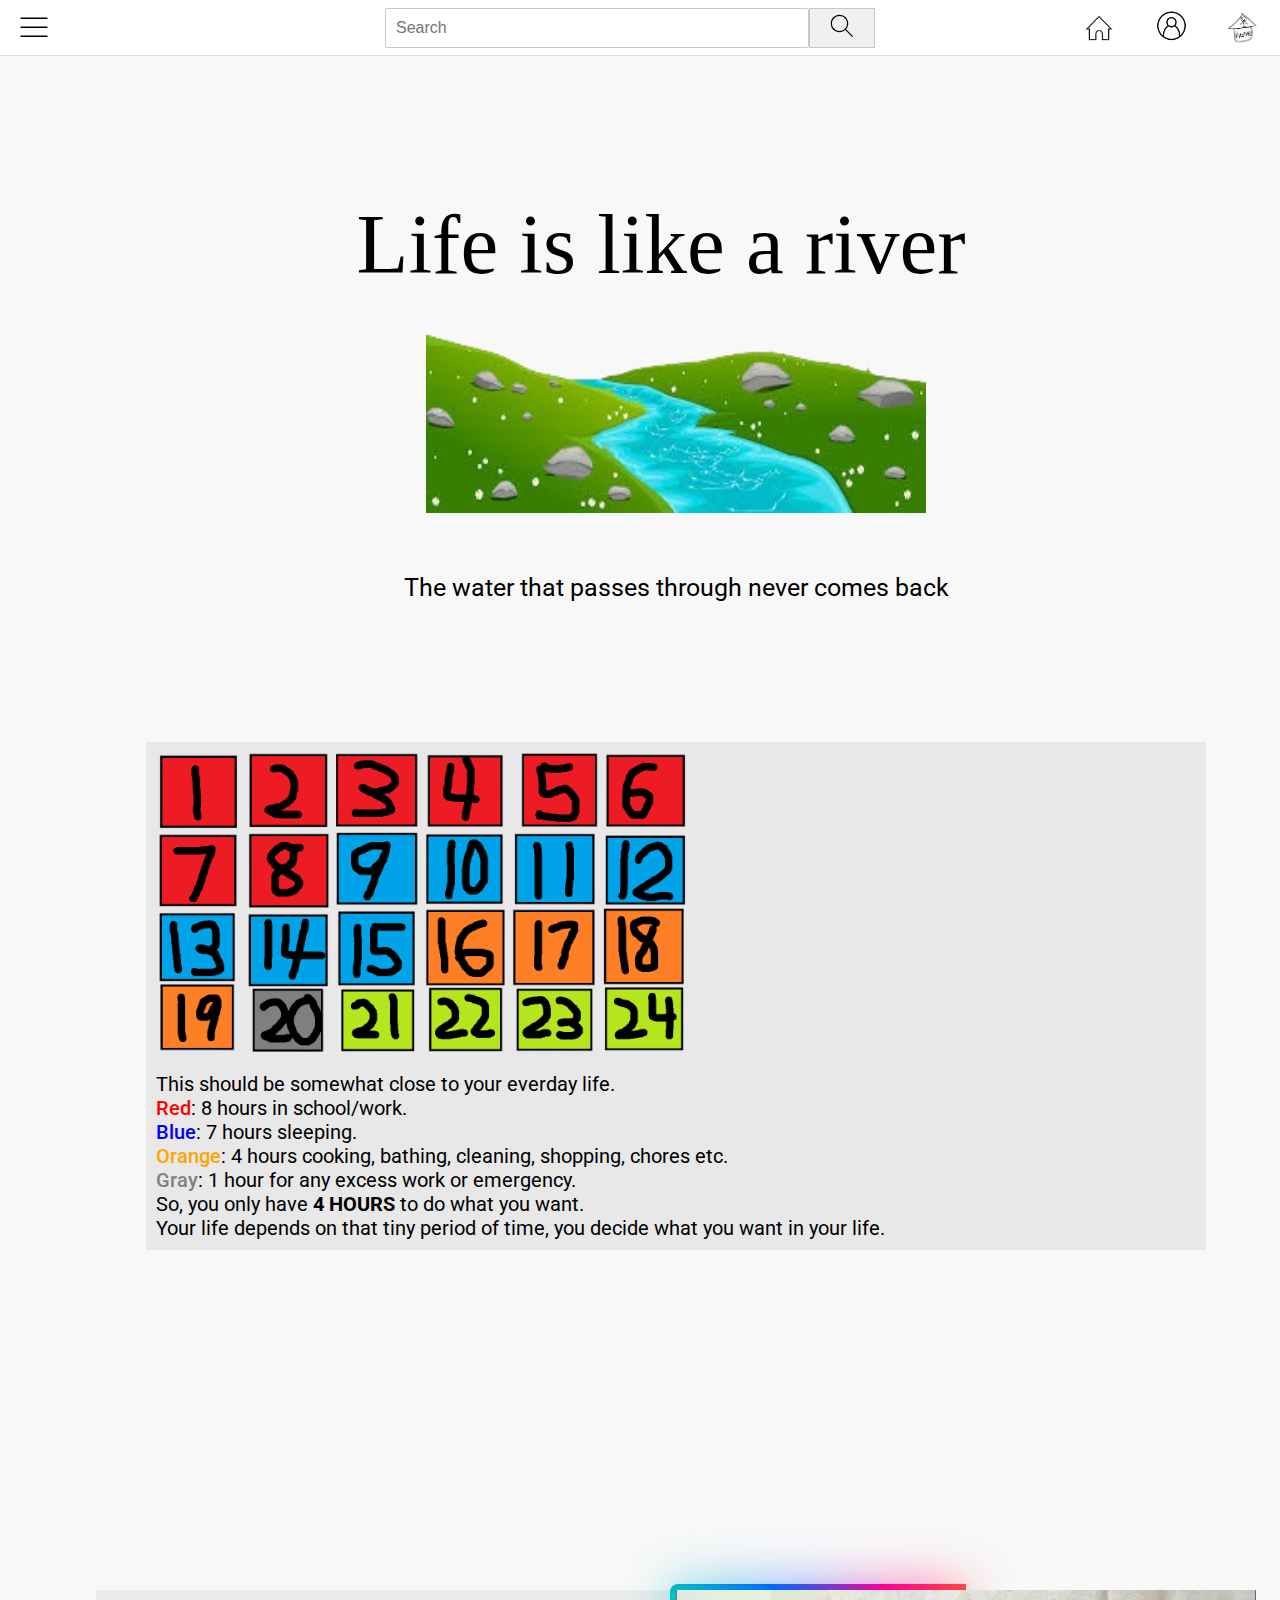
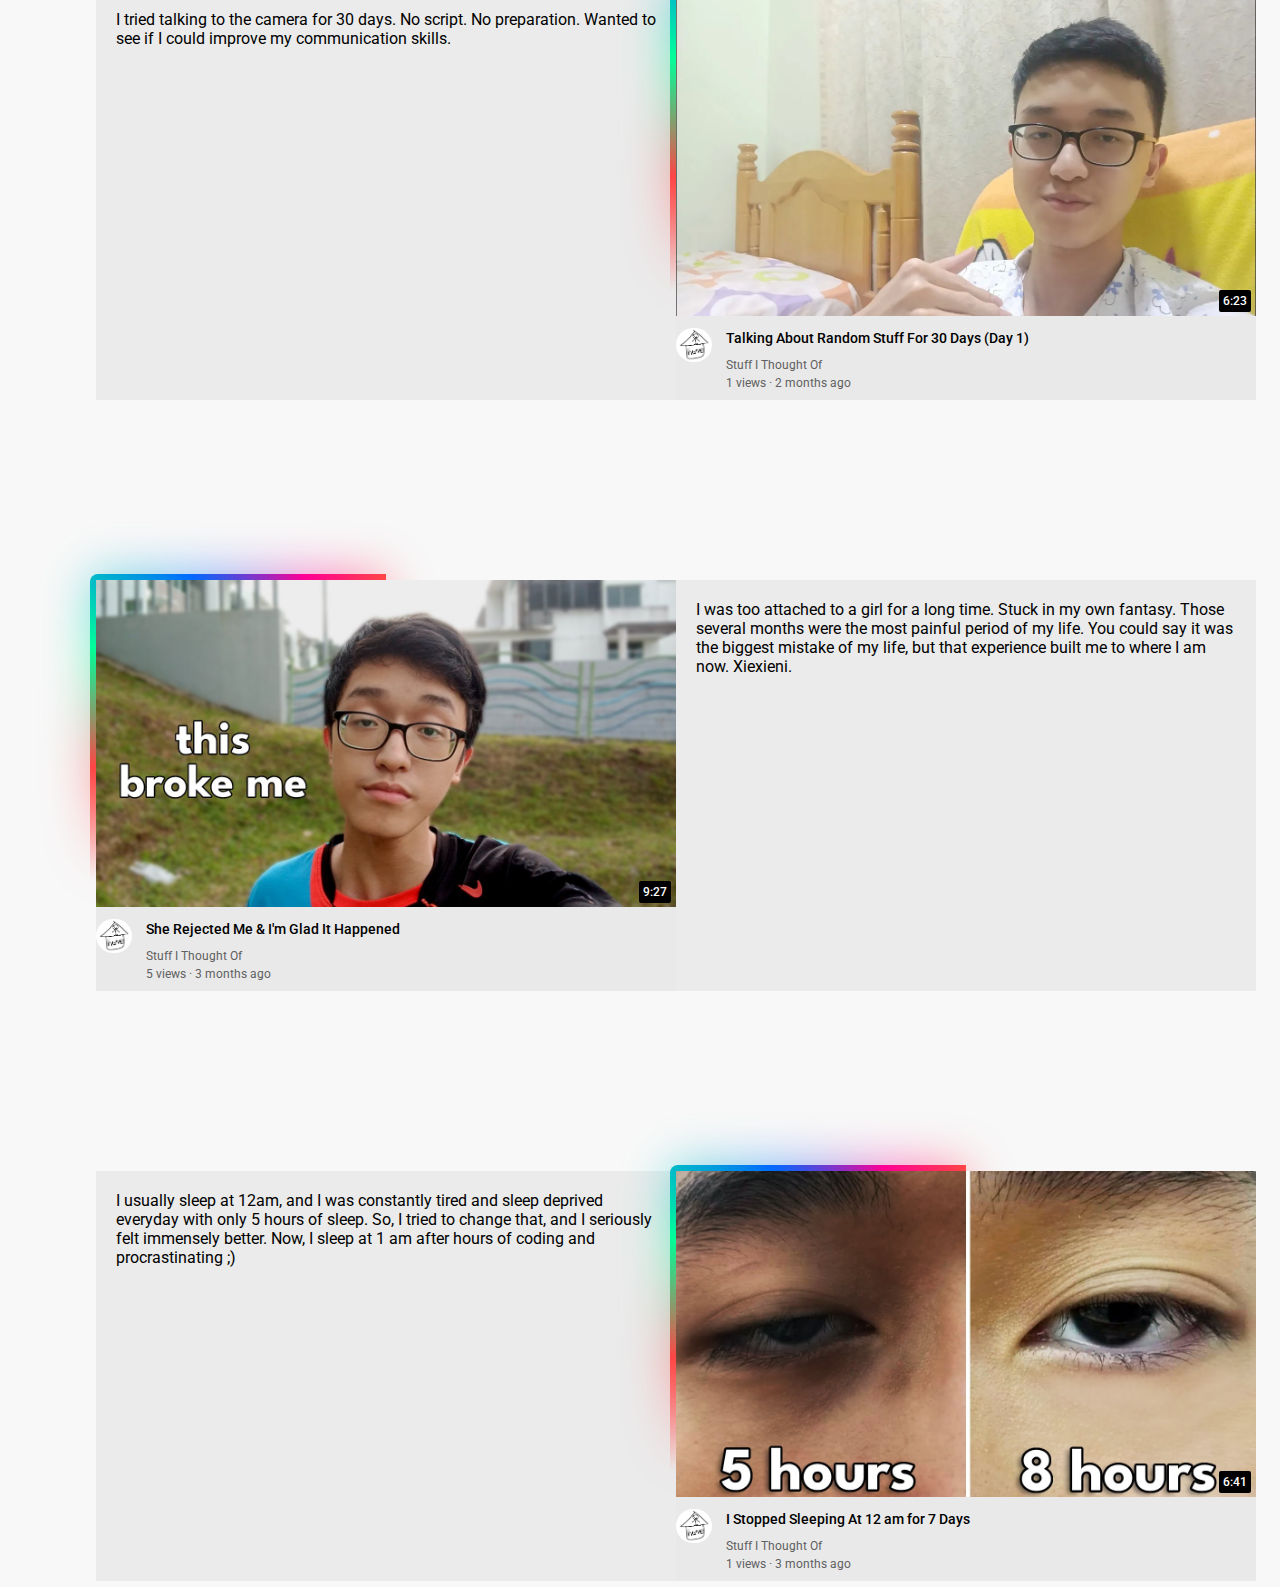
<file: index.html>
<!DOCTYPE html>
<html>
  <head>
    <title>Stuff I Thought Of</title>
    <link rel="preconnect" href="https://fonts.googleapis.com">
    <link rel="preconnect" href="https://fonts.gstatic.com" crossorigin>
    <link href="https://fonts.googleapis.com/css2?family=Edu+NSW+ACT+Cursive:wght@400..700&family=Roboto:wght@100..900&display=swap" rel="stylesheet">
    <link rel="stylesheet" href="styles/mainpage/general.css">
    <link rel="stylesheet" href="styles/mainpage/header.css">
    <link rel="stylesheet" href="styles/mainpage/sidebar.css">
    <link rel="stylesheet" href="styles/mainpage/mainpage.css">
  </head>
  <body>
    <div class="header">
      <div class="left-section">
        <img class="hamburger-menu" src="icons/hamburger-menu.svg">
      </div>
      <div class="middle-section">
        <input class="search-bar" type="text" placeholder="Search">
        <button class="search-button">
          <img class="search-icon" src="icons/search.svg">
        </button>
      </div>
      <div class="right-section">
        <div class="home-button">
          <img class="home-icon" src="icons/home.png">
          <div class="tooltip">Home (very useful)</div>
        </div>
        <div class="about-me-button">
          <a href="about-me.html">
            <img class="about-me-icon" src="icons/about-me.png">
          </a>
          <div class="tooltip">About me</div>
        </div>
        <div class="profile-picture">
          <img class="profile-picture" src="icons/channel-3.jpg">
        <div class="tooltip">go viral pls</div>
        </div>
      </div>
    </div>
    <div class="sidebar closed" id="sidebar">
      <div class="sidebar-link">
        <div class="connect-four-button">
          <a href="connect-four.html">
            <img class="connect-four-icon" src="icons/connect-four.png">
          </a>
          <div class="tooltip-2">Connect Four</div>
        </div>
      </div>
      <div class="sidebar-link">
        <div class="sum-67-button">
          <a href="sum-67.html">
            <img class="sum-67-icon" src="icons/67.png">
          </a>
          <div class="tooltip-2">Make sum = 67</div>
          </div>
      </div>
      <div class="sidebar-link">
        <div class="math-trivia-button">
          <a href="math-trivia.html">
            <img class="math-trivia-icon" src="icons/math-trivia.png">
          </a>
          <div class="tooltip-2">Test your brain cells</div>
        </div>
      </div>
      <div class="sidebar-link">
        <div class="grass-button">
          <a href="grass.html">
            <img class="grass-icon" src="icons/grass.png">
          </a>
          <div class="tooltip-2">Touch grass</div>
        </div>
      </div>
      <div class="sidebar-link">
        <div class="school-button">
          <a href="school.html">
            <img class="school-icon" src="icons/school.png">
          </a>
          <div class="tooltip-2">My thoughts</div>
        </div>
      </div>
    </div>
    <main>
      <div class="introduction">
        <div class="intro-text">
          Life is like a river
        </div>
        <div class="river-container">
          <img class="river" src="icons/river.png">
        </div>
        <div class="intro-text-2">
          The water that passes through never comes back
        </div>
      </div>
      <div class="schedule" id="trigger-element">
        <div class="timetable-container">
          <img class="timetable" src="icons/free-time-timetable.png">
        </div>
          <div class="explanation-1">
            <p>
              This should be somewhat close to your everday life.<br>
              <span class="red">Red</span>: 8 hours in school/work.<br>
              <span class="blue">Blue</span>: 7 hours sleeping.<br>
              <span class="orange">Orange</span>: 4 hours cooking, bathing, cleaning, shopping, chores etc.<br>
              <span class="gray">Gray</span>: 1 hour for any excess work or emergency.<br>
              So, you only have <strong>4 HOURS</strong> to do what you want.<br>
              Your life depends on that tiny period of time, you decide what you want in your life.
            </p>
          </div>
      </div>
      <div class="total-video-grid">
      <div class="video-grid">
        <div class="video-text">
          I tried talking to the camera for 30 days.
          No script. No preparation. Wanted to see if I could improve my communication skills.
        </div>
          <div class="video-preview">
              <div class="thumbnail-row">
            <a href="https://youtu.be/zBF4awzMI7Q" target="_blank">
              <img class="thumbnail" src="icons/thumbnail-1.webp">
            </a>
            <div class="video-time">6:23</div>
          </div>
          <div class="video-info-grid">
            <div class="channel-picture">
              <img class="profile-picture" src="icons/channel-3.jpg">
            </div>
            <div class="video-info">
              <p class="video-title">
                Talking About Random Stuff For 30 Days (Day 1)
              </p>
              <p class="video-author">
                Stuff I Thought Of
              </p>
              <p class="video-stats">
                1 views &#183; 2 months ago
              </p>
                </div>
              </div>
        </div>
      </div>
      <div class="video-grid">
           <div class="video-preview">
              <div class="thumbnail-row">
            <a href="https://youtu.be/4Giaf1kK628" target="_blank">
              <img class="thumbnail" src="icons/thumbnail-2.jpg">
            </a>
            <div class="video-time">9:27</div>
          </div>
          <div class="video-info-grid">
            <div class="channel-picture">
              <img class="profile-picture" src="icons/channel-3.jpg">
            </div>
            <div class="video-info">
              <p class="video-title">
                She Rejected Me & I&#39;m Glad It Happened
              </p>
              <p class="video-author">
                Stuff I Thought Of
              </p>
              <p class="video-stats">
                5 views &#183; 3 months ago
              </p>
               </div>
              </div>
          </div>
          <div class="video-text">
          I was too attached to a girl for a long time. Stuck in my own fantasy. Those several months were the most painful period of my life. You could say it was the biggest mistake of my life, but that experience built me to where I am now. Xiexieni.
        </div>
      </div>
      <div class="video-grid">
        <div class="video-text">
          I usually sleep at 12am, and I was constantly tired and sleep deprived everyday with only 5 hours of sleep.
          So, I tried to change that, and I seriously felt immensely better.
          Now, I sleep at 1 am after hours of coding and procrastinating ;&#41;
        </div>
          <div class="video-preview">
              <div class="thumbnail-row">
            <a href="https://youtu.be/Vmlv-8kMiIs" target="_blank">
              <img class="thumbnail" src="icons/thumbnail-3.jpg">
            </a>
            <div class="video-time">6:41</div>
          </div>
          <div class="video-info-grid">
            <div class="channel-picture">
              <img class="profile-picture" src="icons/channel-3.jpg">
            </div>
            <div class="video-info">
              <p class="video-title">
                I Stopped Sleeping At 12 am for 7 Days
              </p>
              <p class="video-author">
                Stuff I Thought Of
              </p>
              <p class="video-stats">
                1 views &#183; 3 months ago
              </p>
              </div>
             </div>
          </div>
      </div>
      </div>
    </main>
  </body>
  <script src="scripts/mainpage.js"></script>
</html>
</file>
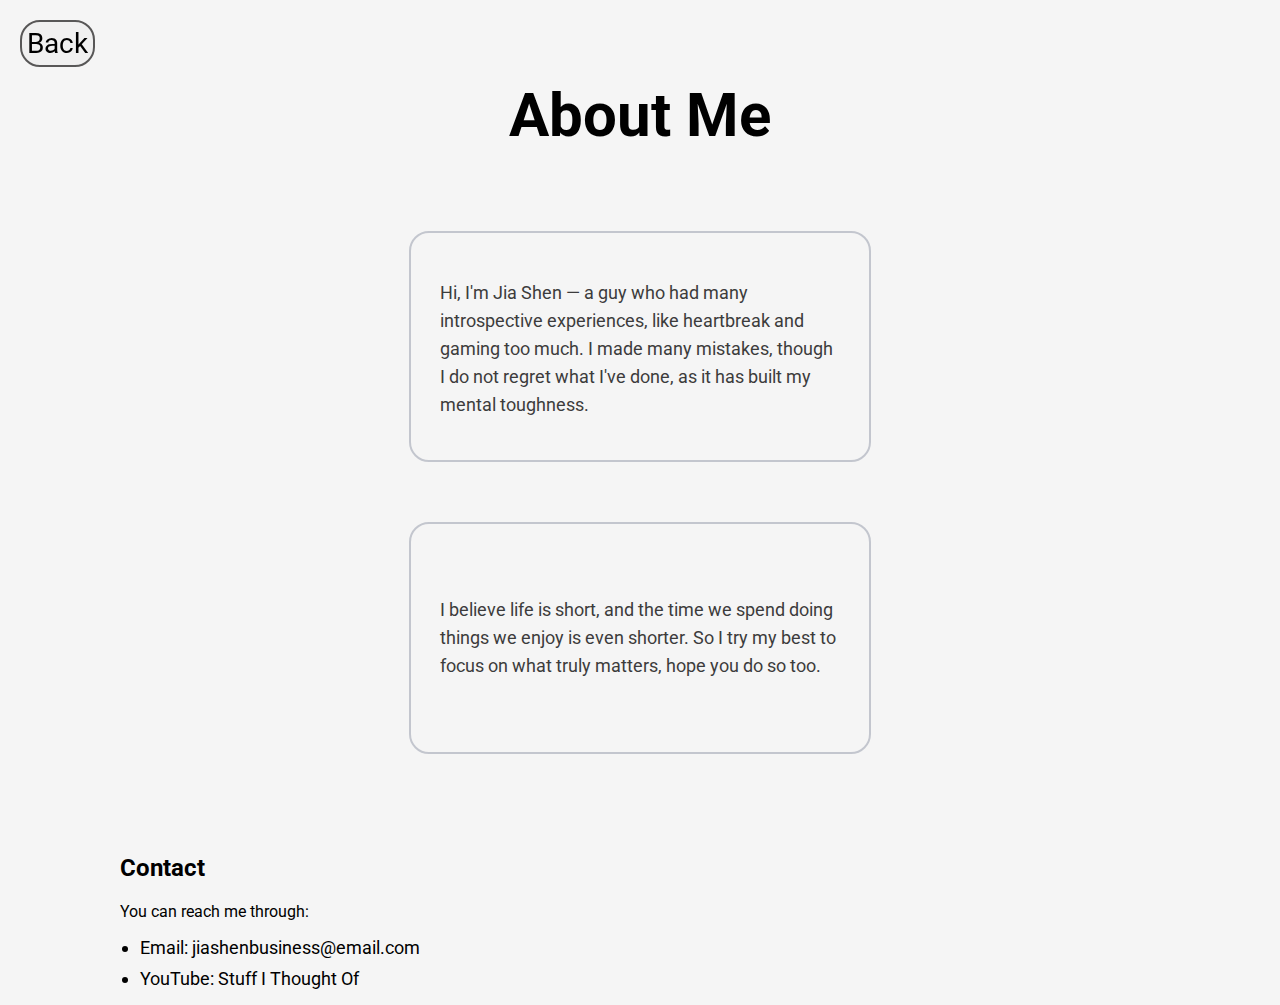
<file: about-me.html>
<!DOCTYPE html>
<html>
  <head>
    <title>About Me</title>
    <link rel="preconnect" href="https://fonts.googleapis.com">
    <link rel="preconnect" href="https://fonts.gstatic.com" crossorigin>
    <link href="https://fonts.googleapis.com/css2?family=Roboto:wght@100..900&display=swap" rel="stylesheet">
    <link rel="stylesheet" href="styles/about-me.css">
  </head>
  <body>
    <div class="back-button">
      <a style="color:black; 
      text-decoration: none;" href = "mainpage.html">
        Back
      </a>
    </div>
     <main class="about-container">
      <div class="bio-section">
        <h2 class="header">About Me</h2>
        <div class="intro-container">
          <div class="intro">
            <p>
            Hi, I'm Jia Shen — a guy who had many introspective experiences, like heartbreak and gaming too much. I made many mistakes, though I do not regret what I've done, as it has built my mental toughness.
            </p>
          </div>
          <div class="intro">
             <p>
              I believe life is short, and the time we spend doing things we enjoy is even shorter.
              So I try my best to focus on what truly matters, hope you do so too.
            </p>
          </div>
        </div>
        

       
      </div>

      <div class="contact-section">
        <h2>Contact</h2>
        <p>You can reach me through:</p>
        <ul>
          <li>Email: jiashenbusiness@email.com</li>
          <li>YouTube: Stuff I Thought Of</li>
        </ul>
      </div>
    </main>
  </body>
</html>
</file>
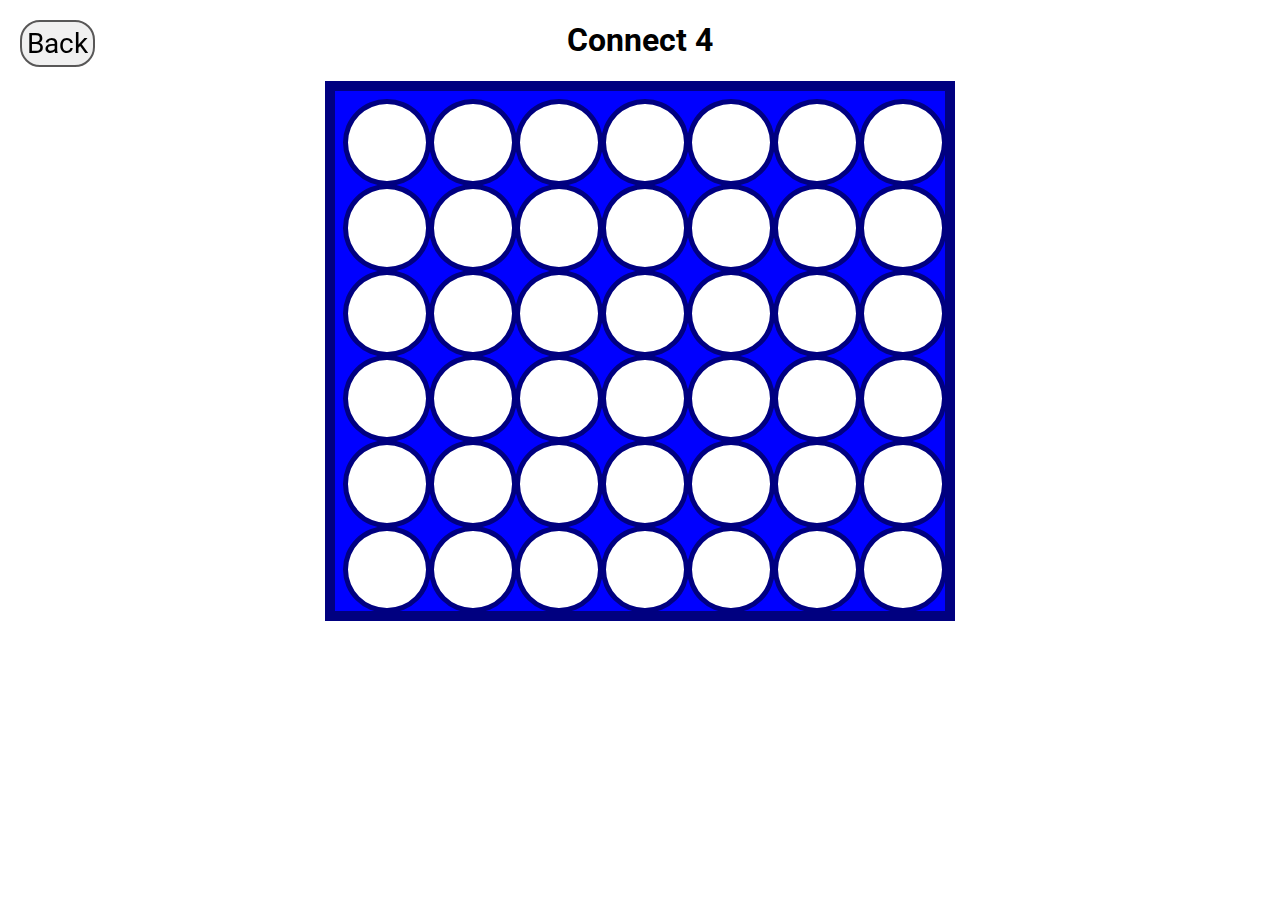
<file: connect-four.html>
<!DOCTYPE html>
<html>
<head>
    <meta charset="UTF-8">
    <meta http-equiv="X-UA-Compatible" content="IE=edge">
    <meta name="viewport" content="width=device-width, initial-scale=1.0, user-scalable=no">
    <title>Connect 4</title>
    <link rel="stylesheet" href="styles/connect4.css">
    <link rel="preconnect" href="https://fonts.googleapis.com">
    <link rel="preconnect" href="https://fonts.gstatic.com" crossorigin>
    <link href="https://fonts.googleapis.com/css2?family=Roboto:wght@100..900&display=swap" rel="stylesheet">
    <script src="scripts/connect4.js"></script>
</head>
<body>
    <h1>Connect 4</h1>
    <h2 id="winner"></h2>
    <div class="board-container">
        <div id="board"></div>
    </div>
    <div class="back-button">
      <a style="color:black; 
      text-decoration: none;" href = "index.html">
        Back
      </a>
    </div>
</body>

</html>
</file>
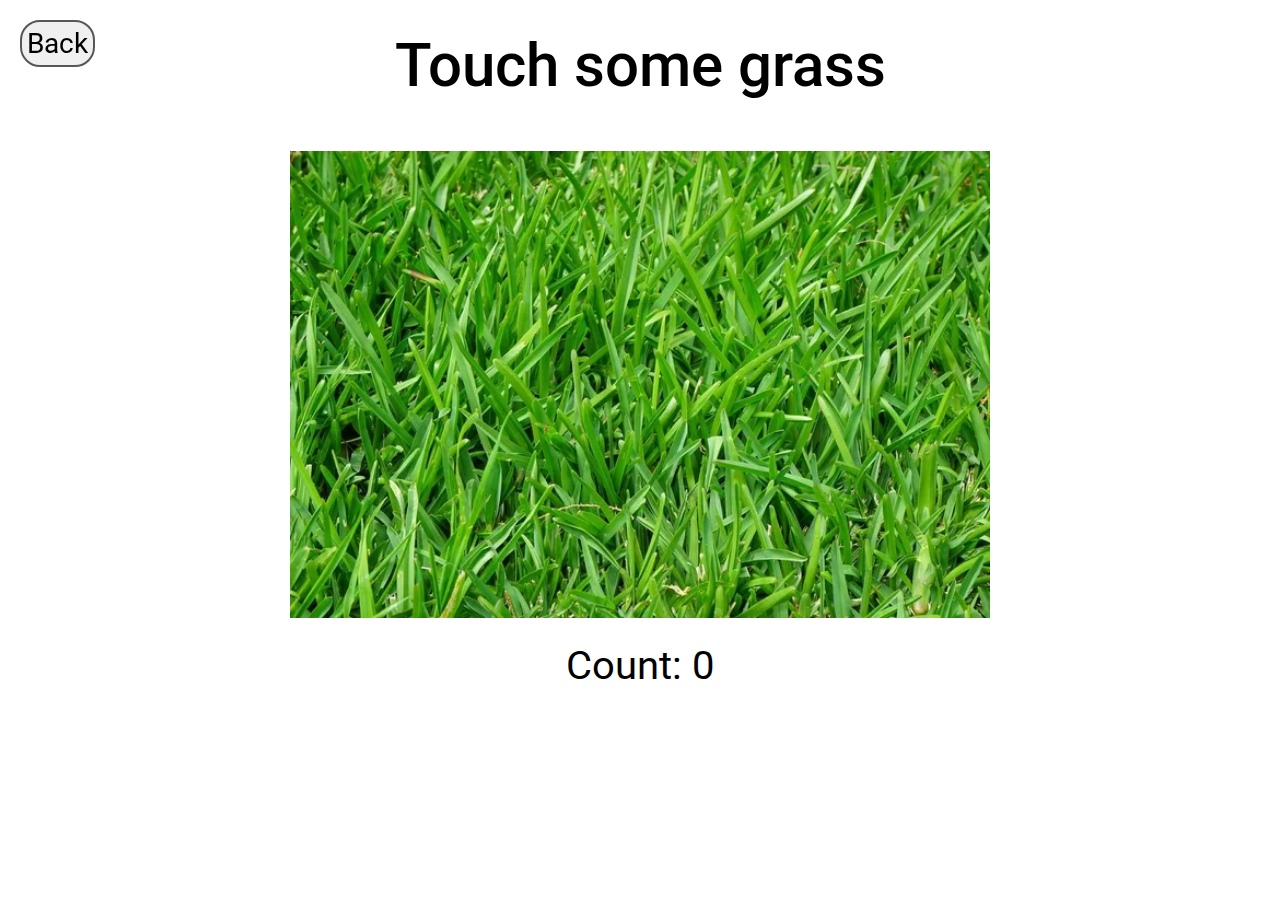
<file: grass.html>
<!DOCTYPE html>
<html>
  <head>
    <title>Grass</title>
    <link rel="preconnect" href="https://fonts.googleapis.com">
    <link rel="preconnect" href="https://fonts.gstatic.com" crossorigin>
    <link href="https://fonts.googleapis.com/css2?family=Roboto:wght@100..900&display=swap" rel="stylesheet">
    <link rel="stylesheet" href="styles/grass.css">
  </head>
  <body>
      <header class="header-text">
      Touch some grass
      </header>
      <main>
        <div class="back-button">
        <a style="color:black; 
        text-decoration: none;" href = "mainpage.html">
        Back
        </a>
        </div>
      <div class="touch-grass-container">
        <div class="grass-container">
        <img class="grass-icon" src="icons/grass-icon.webp">
      </div>
      <div class="count">
        Count: 0
      </div>
      </div>
    </main>
  </body>
  <script src="scripts/grass.js"></script>
</html>
</file>
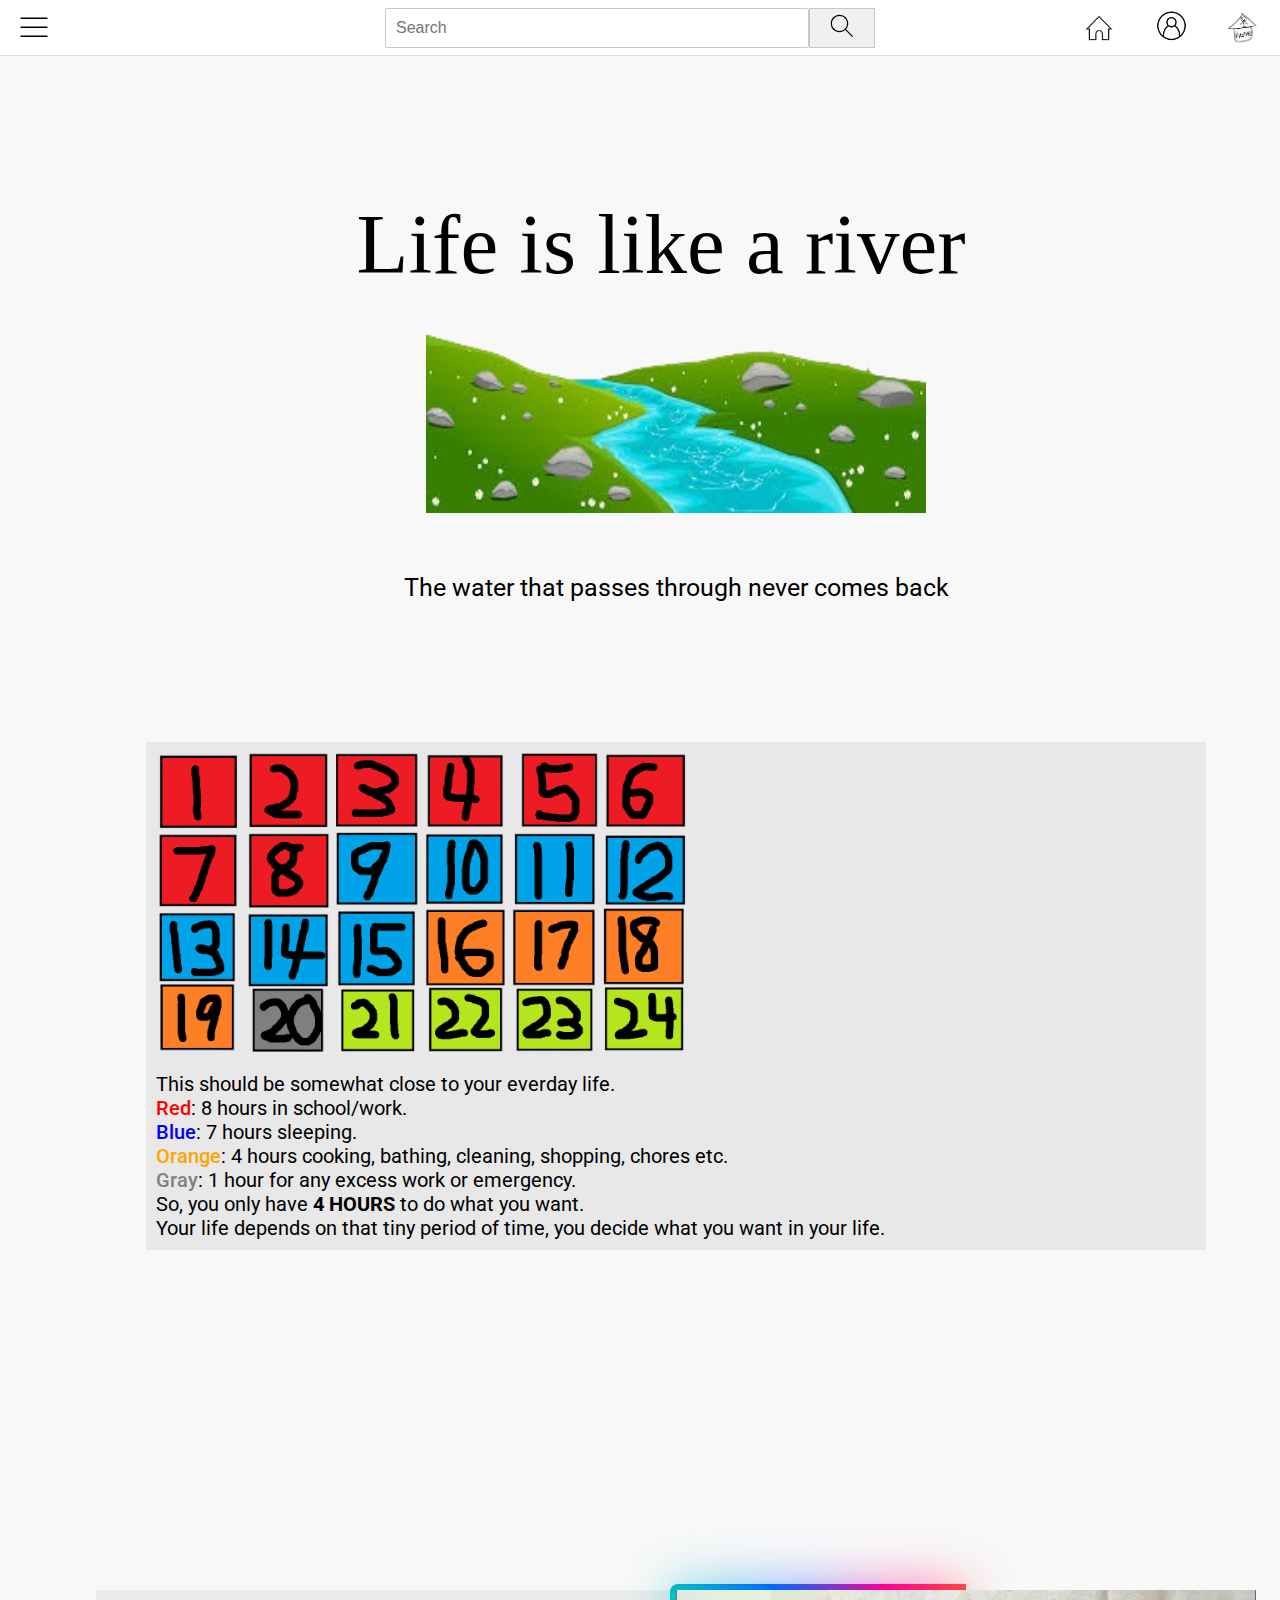
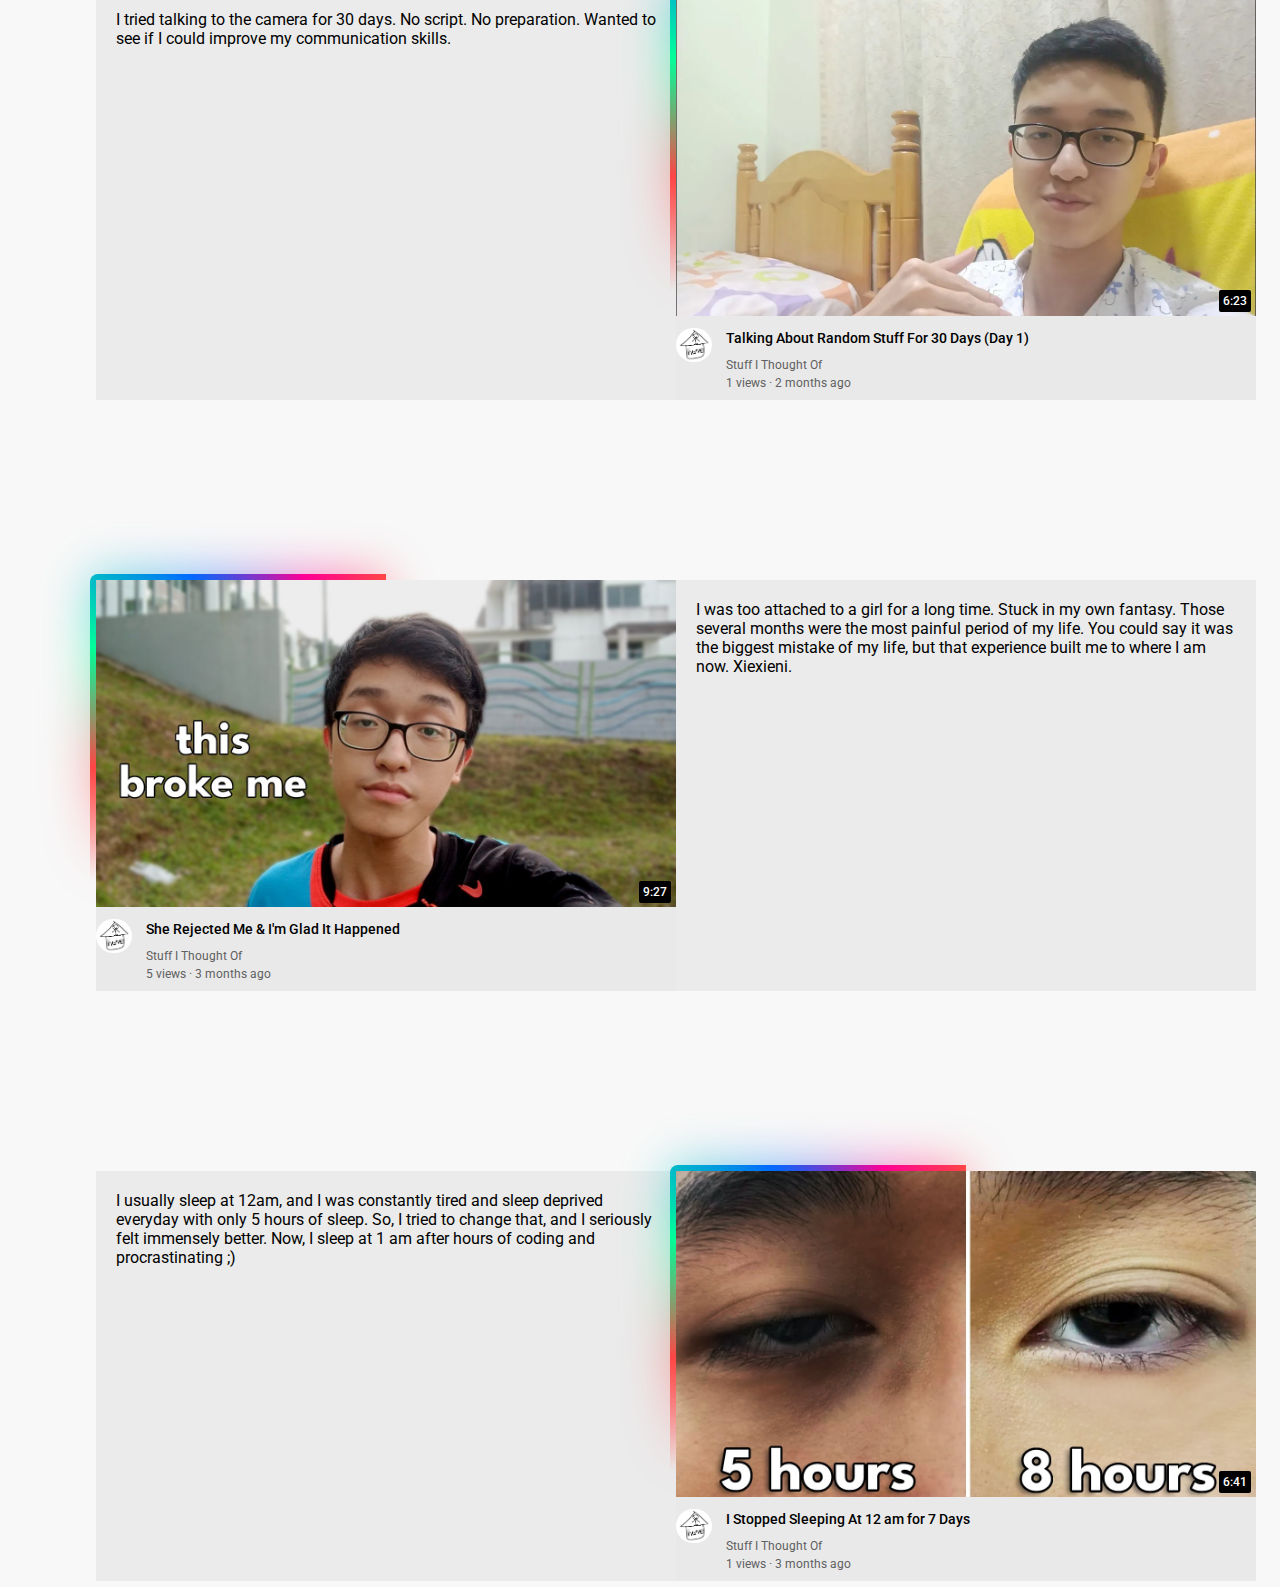
<file: mainpage.html>
<!DOCTYPE html>
<html>
  <head>
    <title>Stuff I Thought Of</title>
    <link rel="preconnect" href="https://fonts.googleapis.com">
    <link rel="preconnect" href="https://fonts.gstatic.com" crossorigin>
    <link href="https://fonts.googleapis.com/css2?family=Edu+NSW+ACT+Cursive:wght@400..700&family=Roboto:wght@100..900&display=swap" rel="stylesheet">
    <link rel="stylesheet" href="styles/mainpage/general.css">
    <link rel="stylesheet" href="styles/mainpage/header.css">
    <link rel="stylesheet" href="styles/mainpage/sidebar.css">
    <link rel="stylesheet" href="styles/mainpage/mainpage.css">
  </head>
  <body>
    <div class="header">
      <div class="left-section">
        <img class="hamburger-menu" src="icons/hamburger-menu.svg">
      </div>
      <div class="middle-section">
        <input class="search-bar" type="text" placeholder="Search">
        <button class="search-button">
          <img class="search-icon" src="icons/search.svg">
        </button>
      </div>
      <div class="right-section">
        <div class="home-button">
          <img class="home-icon" src="icons/home.png">
          <div class="tooltip">Home (very useful)</div>
        </div>
        <div class="about-me-button">
          <a href="about-me.html">
            <img class="about-me-icon" src="icons/about-me.png">
          </a>
          <div class="tooltip">About me</div>
        </div>
        <div class="profile-picture">
          <img class="profile-picture" src="icons/channel-3.jpg">
        <div class="tooltip">go viral pls</div>
        </div>
      </div>
    </div>
    <div class="sidebar closed" id="sidebar">
      <div class="sidebar-link">
        <div class="connect-four-button">
          <a href="connect-four.html">
            <img class="connect-four-icon" src="icons/connect-four.png">
          </a>
          <div class="tooltip-2">Connect Four</div>
        </div>
      </div>
      <div class="sidebar-link">
        <div class="sum-67-button">
          <a href="sum-67.html">
            <img class="sum-67-icon" src="icons/67.png">
          </a>
          <div class="tooltip-2">Make sum = 67</div>
          </div>
      </div>
      <div class="sidebar-link">
        <div class="math-trivia-button">
          <a href="math-trivia.html">
            <img class="math-trivia-icon" src="icons/math-trivia.png">
          </a>
          <div class="tooltip-2">Test your brain cells</div>
        </div>
      </div>
      <div class="sidebar-link">
        <div class="grass-button">
          <a href="grass.html">
            <img class="grass-icon" src="icons/grass.png">
          </a>
          <div class="tooltip-2">Touch grass</div>
        </div>
      </div>
      <div class="sidebar-link">
        <div class="school-button">
          <a href="school.html">
            <img class="school-icon" src="icons/school.png">
          </a>
          <div class="tooltip-2">My thoughts</div>
        </div>
      </div>
    </div>
    <main>
      <div class="introduction">
        <div class="intro-text">
          Life is like a river
        </div>
        <div class="river-container">
          <img class="river" src="icons/river.png">
        </div>
        <div class="intro-text-2">
          The water that passes through never comes back
        </div>
      </div>
      <div class="schedule" id="trigger-element">
        <div class="timetable-container">
          <img class="timetable" src="icons/free-time-timetable.png">
        </div>
          <div class="explanation-1">
            <p>
              This should be somewhat close to your everday life.<br>
              <span class="red">Red</span>: 8 hours in school/work.<br>
              <span class="blue">Blue</span>: 7 hours sleeping.<br>
              <span class="orange">Orange</span>: 4 hours cooking, bathing, cleaning, shopping, chores etc.<br>
              <span class="gray">Gray</span>: 1 hour for any excess work or emergency.<br>
              So, you only have <strong>4 HOURS</strong> to do what you want.<br>
              Your life depends on that tiny period of time, you decide what you want in your life.
            </p>
          </div>
      </div>
      <div class="total-video-grid">
      <div class="video-grid">
        <div class="video-text">
          I tried talking to the camera for 30 days.
          No script. No preparation. Wanted to see if I could improve my communication skills.
        </div>
          <div class="video-preview">
              <div class="thumbnail-row">
            <a href="https://youtu.be/zBF4awzMI7Q" target="_blank">
              <img class="thumbnail" src="icons/thumbnail-1.webp">
            </a>
            <div class="video-time">6:23</div>
          </div>
          <div class="video-info-grid">
            <div class="channel-picture">
              <img class="profile-picture" src="icons/channel-3.jpg">
            </div>
            <div class="video-info">
              <p class="video-title">
                Talking About Random Stuff For 30 Days (Day 1)
              </p>
              <p class="video-author">
                Stuff I Thought Of
              </p>
              <p class="video-stats">
                1 views &#183; 2 months ago
              </p>
                </div>
              </div>
        </div>
      </div>
      <div class="video-grid">
           <div class="video-preview">
              <div class="thumbnail-row">
            <a href="https://youtu.be/4Giaf1kK628" target="_blank">
              <img class="thumbnail" src="icons/thumbnail-2.jpg">
            </a>
            <div class="video-time">9:27</div>
          </div>
          <div class="video-info-grid">
            <div class="channel-picture">
              <img class="profile-picture" src="icons/channel-3.jpg">
            </div>
            <div class="video-info">
              <p class="video-title">
                She Rejected Me & I&#39;m Glad It Happened
              </p>
              <p class="video-author">
                Stuff I Thought Of
              </p>
              <p class="video-stats">
                5 views &#183; 3 months ago
              </p>
               </div>
              </div>
          </div>
          <div class="video-text">
          I was too attached to a girl for a long time. Stuck in my own fantasy. Those several months were the most painful period of my life. You could say it was the biggest mistake of my life, but that experience built me to where I am now. Xiexieni.
        </div>
      </div>
      <div class="video-grid">
        <div class="video-text">
          I usually sleep at 12am, and I was constantly tired and sleep deprived everyday with only 5 hours of sleep.
          So, I tried to change that, and I seriously felt immensely better.
          Now, I sleep at 1 am after hours of coding and procrastinating ;&#41;
        </div>
          <div class="video-preview">
              <div class="thumbnail-row">
            <a href="https://youtu.be/Vmlv-8kMiIs" target="_blank">
              <img class="thumbnail" src="icons/thumbnail-3.jpg">
            </a>
            <div class="video-time">6:41</div>
          </div>
          <div class="video-info-grid">
            <div class="channel-picture">
              <img class="profile-picture" src="icons/channel-3.jpg">
            </div>
            <div class="video-info">
              <p class="video-title">
                I Stopped Sleeping At 12 am for 7 Days
              </p>
              <p class="video-author">
                Stuff I Thought Of
              </p>
              <p class="video-stats">
                1 views &#183; 3 months ago
              </p>
              </div>
             </div>
          </div>
      </div>
      </div>
    </main>
  </body>
  <script src="scripts/mainpage.js"></script>
</html>
</file>
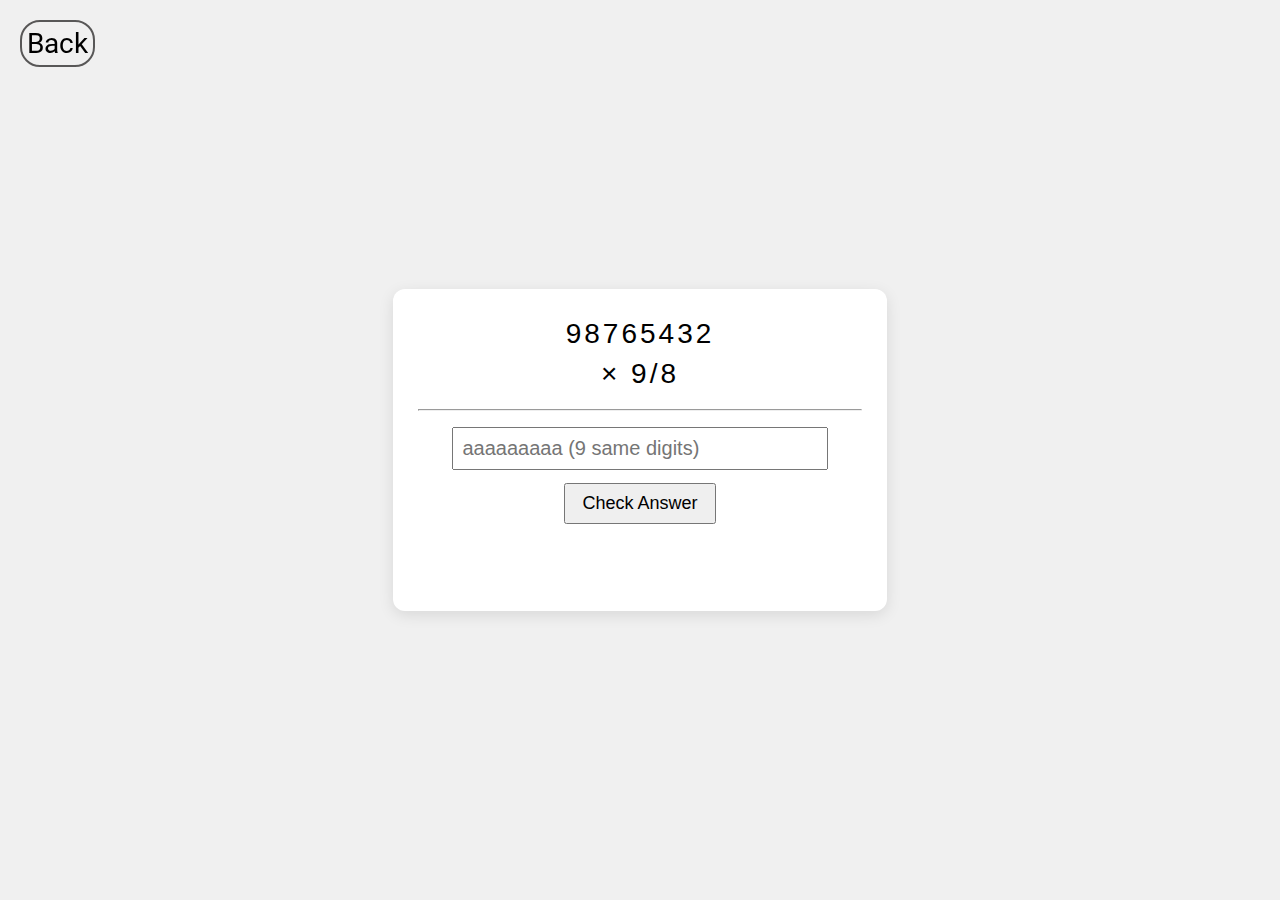
<file: math-trivia.html>
<!DOCTYPE html>
<html>
  <head>
    <title>Math Trivia</title>
    <link rel="preconnect" href="https://fonts.googleapis.com">
    <link rel="preconnect" href="https://fonts.gstatic.com" crossorigin>
    <link href="https://fonts.googleapis.com/css2?family=Roboto:wght@100..900&display=swap" rel="stylesheet">
    <meta charset="UTF-8">
    <meta name="viewport" content="width=device-width, initial-scale=1.0">
    <title>Math Puzzle</title>
    <link rel="stylesheet" href="styles/math-trivia.css">
  </head>
  <body>
    <div class="back-button">
      <a style="color:black; 
      text-decoration: none;" href = "mainpage.html">
        Back
      </a>
      </div>
  <div class="container">

    <div class="math-box">
    <div class="number top">98765432</div>
    <div class="number operation">× 9/8</div>
    <hr>

    <input 
      id="answerInput" 
      type="number" 
      placeholder="aaaaaaaaa (9 same digits)"
    >

    <button onclick="checkAnswer()">Check Answer</button>

    <p id="result" class="message"></p>
    </div>

  </div>
  </body>
  <script src="scripts/math-trivia.js"></script>
</html>
</file>
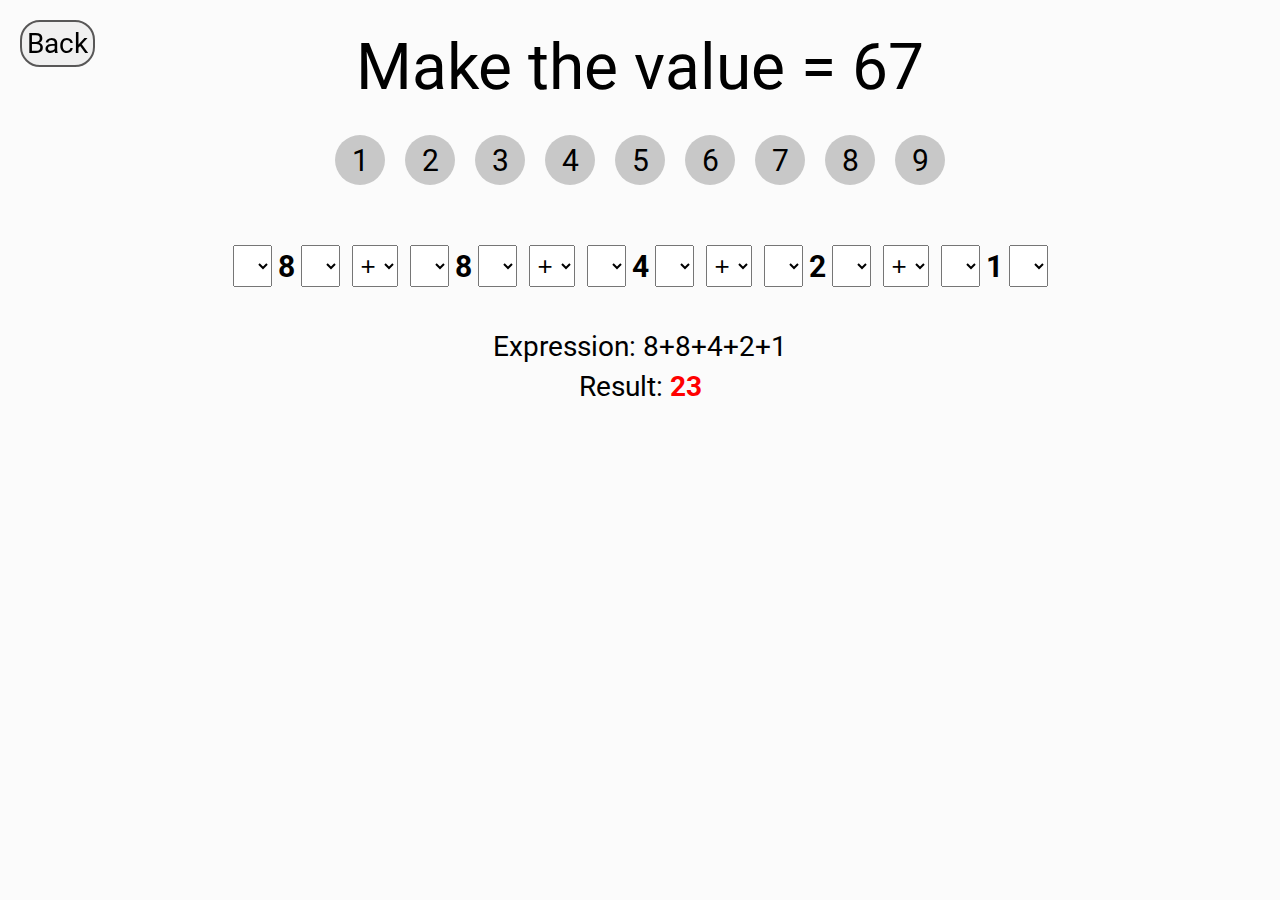
<file: sum-67.html>
<!DOCTYPE html>
<html>
  <head>
    <title>67</title>
    <link rel="preconnect" href="https://fonts.googleapis.com">
    <link rel="preconnect" href="https://fonts.gstatic.com" crossorigin>
    <link href="https://fonts.googleapis.com/css2?family=Roboto:wght@100..900&display=swap" rel="stylesheet">
    <link rel="stylesheet" href="styles/sum-67.css">
  </head>
  <body>
    <header>
      <div class="header-text">
      Make the value = 67
    </div>
    </header>
    <main>
      <div class="back-button">
      <a style="color:black; 
      text-decoration: none;" href = "mainpage.html">
        Back
      </a>
      </div>
      <div class="all-buttons">
      <div class="num-button button-1"
       onclick="loadPuzzle(0)">1</div>
      <div class="num-button button-2"
       onclick="loadPuzzle(1)">2</div>
      <div class="num-button button-3"
       onclick="loadPuzzle(2)">3</div>
      <div class="num-button button-4"
       onclick="loadPuzzle(3)">4</div>
      <div class="num-button button-5"
       onclick="loadPuzzle(4)">5</div>
      <div class="num-button button-6"
       onclick="loadPuzzle(5)">6</div>
      <div class="num-button button-7"
       onclick="loadPuzzle(6)">7</div>
      <div class="num-button button-8"
       onclick="loadPuzzle(7)">8</div>
      <div class="num-button button-9"
       onclick="loadPuzzle(8)">9</div>
      </div>
      <section class="math-question-container">
        <div class="math-question">
          <div id="puzzle"></div>
          <div id="result"></div>
        </div>
      </section>
    </main>
  </body>
  <script src="scripts/sum-67.js"></script>
</html>
</file>
<file: styles/mainpage/general.css>
p {
  font-family: Roboto, Arial;
  margin-top: 0;
  margin-bottom: 0;
}

body {
  font-family: Roboto, Arial;
  margin: 0;
  padding-top: 80px;
  padding-left: 96px;
  padding-right: 24px;
  height: 2950px;
  background-color: rgb(248, 248, 248);
}

body.dark-mode {
  background-color: black;
  transition: background-color 0.4s ease, color 0.4s ease;
}
</file>
<file: styles/mainpage/header.css>
.header {
  height: 55px;
  display: flex;
  flex-direction: row;
  justify-content: space-between;

  position: fixed;
  top: 0;
  left: 0; 
  right: 0;
  z-index: 100;

  background-color: white;
  border-bottom-width: 1px;
  border-bottom-style: solid;
  border-bottom-color: rgb(226, 221, 221);
}

.left-section {
  width: 70px;
}

.hamburger-menu {
  display: flex;
  height: 36px;
  margin-left: 16px;
  margin-top: 10px;
  cursor: pointer;
}

.middle-section {
  flex: 1;
  margin-left: 170px;
  margin-right: 50px;
  max-width: 500px;
  display: flex;
  align-items: center;
}

.search-bar {
  flex: 1;
  height: 36px;
  padding-left: 10px;
  font-size: 16px;
  border-radius: 2px;
  border: 1px solid rgb(199, 198, 198);
  box-shadow: inset 1px 2px 5px rbga(0, 0, 0, 0.05);
  width: 0;
}

.search-icon {
  height: 30px;
}

.search-button {
  height: 40px;
  width: 66px;
  background-color: rgb(240, 240, 240);
  border-width: 1px;
  border-style: solid;
  border-color: rgb(199, 198, 198);
  margin-right: 10px;
  cursor: pointer;
}

.right-section {
  width: 180px;
  margin-right: 20px;
  display: flex;
  justify-content: space-between;
  align-items: center;
  flex-shrink: 0;
}

.home-icon {
  height: 38px;
}

.about-me-icon {
  height: 35px;
}

.profile-picture {
  height: 34px;
  border-radius: 16px;
}

.home-button,
.about-me-button,
.profile-picture {
  display: flex;
  justify-content: center;
  align-items: center;
  position: relative;
  cursor: pointer;
}

.home-button .tooltip,
.about-me-button .tooltip,
.profile-picture .tooltip {
  position: absolute;
  background-color: gray;
  color: white;
  padding-top: 4px;
  padding-bottom: 4px;
  padding-left: 8px;
  padding-right: 8px;
  font-size: 12px;
  bottom: -30px;
  opacity: 0;
  transition: opacity 0.15s;
  pointer-events: none;
  white-space: nowrap;
}

.home-button:hover .tooltip,
.about-me-button:hover .tooltip,
.profile-picture:hover .tooltip {
  opacity: 1;
}
</file>
<file: styles/mainpage/sidebar.css>
.sidebar {
  background-color: white;
  position: fixed;
  top: 55px;
  bottom: 0;
  left: 0;
  width: 72px;
  z-index: 200;
  padding-top: 5px;
}

/* Sidebar hidden state */
.sidebar.closed {
  transform: translateX(-100%);
}

/* Smooth animation */
.sidebar {
  transition: transform 0.3s ease;
}

.sidebar-link {
  height: 74px;
  display: flex;
  flex-direction: column;
  justify-content: center;
  align-items: center;
}

.sidebar-link:hover {
  background-color: rgb(238, 238, 238);
}

.sidebar-link img {
  height: 60px;
}

.connect-four-button,
.sum-67-button,
.math-trivia-button,
.grass-button,
.school-button {
  display: flex;
  justify-content: center;
  align-items: center;
  position: relative;
  cursor: pointer;
}

.connect-four-button .tooltip-2,
.sum-67-button .tooltip-2,
.math-trivia-button .tooltip-2,
.grass-button .tooltip-2,
.school-button .tooltip-2 {
  display: flex;
  position: absolute;
  background-color: black;
  color: white;
  padding-top: 4px;
  padding-bottom: 4px;
  padding-left: 8px;
  padding-right: 8px;
  font-size: 14px;
  right: -113px;
  opacity: 0;
  transition: opacity 0.15s;
  pointer-events: none;
  white-space: nowrap;
}

.sum-67-button .tooltip-2 {
  right: -125px;
}

.math-trivia-button .tooltip-2 {
  right: -152px;
}
.grass-button .tooltip-2 {
  right: -105px;
}

.school-button .tooltip-2 {
  right: -105px;
}

.connect-four-button:hover .tooltip-2,
.sum-67-button:hover .tooltip-2,
.math-trivia-button:hover .tooltip-2,
.grass-button:hover .tooltip-2,
.school-button:hover .tooltip-2 {
  opacity: 1;
}
</file>
<file: styles/mainpage/mainpage.css>
.introduction {
  margin-top: 65px;
  margin-left: 80px;
  margin-right: 80px;
  display: flex;
  flex-wrap: wrap;
  justify-content: center;
}

.intro-text {
  font-family: EduNSWACTHandCursive;
  font-weight: 400;
  font-size: 85px;
  text-align: center;
  margin-top: 50px;
  margin-bottom: 20px;
  margin-right: 30px;
}

.river-container {
  margin-bottom: 10px;
}

.river {
  display: flex;
  width: 500px;
  height: 200px;
}

.intro-text-2 {
  margin-top: 50px;
  font-size: 25px;
  text-align: center;
}

.schedule {
  background-color: rgb(232, 232, 232);
  display: flex;
  align-items: center;
  gap: 1rem;
  flex-wrap: wrap;
  margin-top: 140px;
  margin-left: 50px;
  margin-right: 50px;
  padding: 10px;
}



.timetable {
  height: 300px;
  display: inline-block;
}

.explanation-1 {
  font-size: 20px;
  flex-grow: 1;
  flex-shrink: 1;
  flex-basis: auto;
 /* flex: 1 1 auto; */
}

.red {
  color: red;
  font-weight: 500;
}

.blue {
  color:blue;
  font-weight: 500;
}

.gray {
  color: gray;
  font-weight: 500;
}

.orange {
  color: orange;
  font-weight: 500;
}

.thumbnail {
  width: 100%;
}

.video-title {
  margin-top: 0;
  font-size: 14px;
  font-weight: 500;
  line-height: 20px;
  margin-bottom: 10px;
}

.video-info-grid {
  display: grid;
  grid-template-columns: 50px 1fr;
}

.profile-picture {
  width: 36px;
  border-radius: 50px;
}

.thumbnail-row {
  margin-bottom: 8px;
  position: relative;
}

.video-author,
.video-stats {
  font-size: 12px;
  color: rgb(96, 96, 96);
}

.video-author {
  margin-bottom: 4px;
}

.video-time {
  font-size: 12px;
  font-weight: 500;
  padding: 4px;
  border-radius: 2px;
  background-color: black;
  color: white;
  position: absolute;
  bottom: 8px;
  right: 5px;
}

.video-preview {
  background-color: rgb(233, 233, 233);
  position: relative;
  padding-bottom: 10px;
}

@property --angle{
  syntax: "<angle>";
  initial-value: 0deg;
  inherits: false;
}
.video-preview::after, .video-preview::before {
  content: '';
  position: absolute;
  height: 100%;
  width: 100%;
  background-image: conic-gradient(from var(--angle), transparent 70%, #ff4545, #00ff99, #006aff, #ff0095, #ff4545);
  top: 50%;
  left: 50%;
  translate: -50% -50%;
  z-index: -1;
  padding: 6px;
  border-radius: 8px;
  animation: 3s spin linear infinite;
}
.video-preview::before {
  filter: blur(1.5rem);
  opacity: 0.5;
}
@keyframes spin {
  from{
    --angle: 0deg;
  }
  to{
    --angle: 360deg;
  }
}

.total-video-grid {
  display: grid;
  grid-template-columns: 1fr;
  column-gap: 20px;
  row-gap: 40px;
  position: relative;
  z-index: 3;
  margin-top: 200px;
}

.video-grid {
  margin-top: 140px;
  background-color: rgb(235, 235, 235);
  z-index: -2;
  display: grid;
  grid-template-columns: 1fr 1fr;
}

.video-text {
  margin-left: 20px;
  margin-top: 20px;
  margin-right: 20px;

}
</file>
<file: styles/about-me.css>
body {
  background-color: rgb(245, 245, 245);
  font-family: Roboto, Arial;
  margin: 0;
}

.back-button {
  display: inline-block;
  font-family: Roboto, Arial;
  font-size: 28px;
  position: fixed;
  left: 20px;
  top: 20px;
  padding: 5px;
  background-color: rgb(240, 240, 240);
  border-width: 2px;
  border-radius: 20px;
  border-style: solid;
  border-color: rgb(88, 87, 87);
  cursor: pointer;
}

.about-container {
  margin-top: 30px;
  margin-left: 120px;
  margin-right: 120px;
  display: flex;
  flex-direction: column;
  gap: 50px;
}

.header {
  text-align: center;
  font-size: 60px;
}

.intro-container {
  display: flex;
  flex-direction: row;
  flex-wrap: wrap;
  place-content: center;
}

.intro {
  width: 400px;
  height: 170px;
  border-radius: 20px;
  background-color: #f5f5f5;
  position: relative;
  padding: 1.8rem;
  border: 2px solid #c3c6ce;
  transition: 0.5s ease-out;
  overflow: visible;
  margin: 30px;
  display: grid;
  grid-template-columns: 1fr;
  align-items: center;
}

.intro:hover {
  border-color: #c1c1c1;
  box-shadow: 0 4px 18px 0 rgba(0,0,0, 0.25)
}

.name {
  font-size: 38px;
  margin-top: 15px;
  margin-bottom: 5px;
}

.bio-section p {
  font-size: 18px;
  line-height: 28px;
  color: rgb(60, 60, 60);
}

.contact-section ul {
  padding-left: 20px;
}

.contact-section li {
  margin-bottom: 10px;
  font-size: 18px;
}
</file>
<file: styles/connect4.css>
body {
    font-family: Roboto, Arial;
    text-align: center;
}

.board-container {
    display: flex;
    justify-content: center;
}

#board {
    width: 90vw;                /* Shrinks on mobile */
    max-width: 630px;           /* Prevent stretching on large screens */
    aspect-ratio: 7 / 6;        /* Keeps perfect board shape */
    background-color: blue;
    border: 10px solid navy; 
    display: grid;
    grid-template-columns: repeat(7, 1fr);
    grid-template-rows: repeat(6, 1fr);
    gap: 8px;
    padding: 8px;
    box-sizing: border-box;
}

.tile {
    width: 100%;
    height: 100%;
    background-color: white;
    border-radius: 50%;
    border: 5px solid navy;
}

.red-piece {
    background-color: red;
}

.yellow-piece {
    background-color: yellow;
}

.back-button {
  background-color: lightpink;
  display: inline-block;
  font-family: Roboto, Arial;
  font-size: 28px;
  position: fixed;
  left: 20px;
  top: 20px;
  padding: 5px;
  background-color: rgb(240, 240, 240);
  border-width: 2px;
  border-radius: 20px;
  border-style: solid;
  border-color: rgb(88, 87, 87);
  cursor: pointer;

}
</file>
<file: styles/grass.css>
body {
  font-family: Roboto, Arial;
  margin: 0;
}

.header-text {
  font-size: 60px;
  text-align: center;
  font-weight: 500;
  margin-top: 30px;
  margin-bottom: 50px;
}

.touch-grass-container {
  margin-left: 20px;
  margin-right: 20px;
  justify-content: center;
  text-align: center;
}

.grass-icon {
  width: 700px;
  cursor: pointer;
}

.count {
  font-size: 40px;
  margin-top: 20px;
} 

.back-button {
  display: inline-block;
  font-family: Roboto, Arial;
  font-size: 28px;
  position: fixed;
  left: 20px;
  top: 20px;
  padding: 5px;
  background-color: rgb(240, 240, 240);
  border-width: 2px;
  border-radius: 20px;
  border-style: solid;
  border-color: rgb(88, 87, 87);
  cursor: pointer;
}
</file>
<file: styles/math-trivia.css>
body {
  font-family: Arial, sans-serif;
  background: #f0f0f0;
  height: 100vh;
  display: flex;
  justify-content: center;
  align-items: center;
  margin: 0;
}

.container {
  background: white;
  padding: 25px;
  border-radius: 12px;
  box-shadow: 0 4px 15px rgba(0,0,0,0.1);
  text-align: center;
}

.math-box {
  font-size: 28px;
  line-height: 40px;
}

.number {
  letter-spacing: 3px;
}

hr {
  margin: 15px 0;
}

input {
  width: 80%;
  padding: 8px;
  font-size: 20px;
  margin-bottom: 10px;
}

button {
  font-size: 18px;
  padding: 8px 16px;
  cursor: pointer;
}

.message {
  font-size: 22px;
  margin-top: 12px;
  height: 28px; /* prevents layout shift */
}

.back-button {
  display: inline-block;
  font-family: Roboto, Arial;
  font-size: 28px;
  position: fixed;
  left: 20px;
  top: 20px;
  padding: 5px;
  background-color: rgb(240, 240, 240);
  border-width: 2px;
  border-radius: 20px;
  border-style: solid;
  border-color: rgb(88, 87, 87);
  cursor: pointer;
}
</file>
<file: styles/sum-67.css>
body {
  font-family: Roboto, Arial;
  margin: 0;
  background-color: rgb(251, 251, 251);
}

.back-button {
  display: inline-block;
  font-family: Roboto, Arial;
  font-size: 28px;
  position: fixed;
  left: 20px;
  top: 20px;
  padding: 5px;
  background-color: rgb(240, 240, 240);
  border-width: 2px;
  border-radius: 20px;
  border-style: solid;
  border-color: rgb(88, 87, 87);
  cursor: pointer;
}

.header-text {
  font-size: 64px;
  text-align: center;
  padding-top: 30px;
}

.all-buttons {
  display: flex;
  justify-content: center;
  margin-top: 20px;
}


.num-button {
  background-color: rgb(200, 200, 200);
  color: black;
  font-size: 30px;
  margin: 10px;
  padding: 10px;
  width: 30px;
  height: 30px;
  display: flex;
  justify-content: center;
  align-items: center;
  border-radius: 25px;
}

.num-button:hover {
  background-color: rgb(183, 183, 183);
}

.math-question {
  display: grid;
  align-items: center;
  justify-content: center;
  text-align: center;
  margin-top: 50px;
}

#puzzle {
  font-size: 30px;
  font-weight: bold;
  display: flex;
  align-items: center;
  flex-wrap: wrap;
}
select {
  font-size: 26px;
  margin: 0 6px;
  padding: 4px;
}
#result {
  margin-top: 40px;
  font-size: 28px;
  line-height: 40px;
}
.correct {
  color: green;
}
.wrong {
  color: red;
}
</file>
